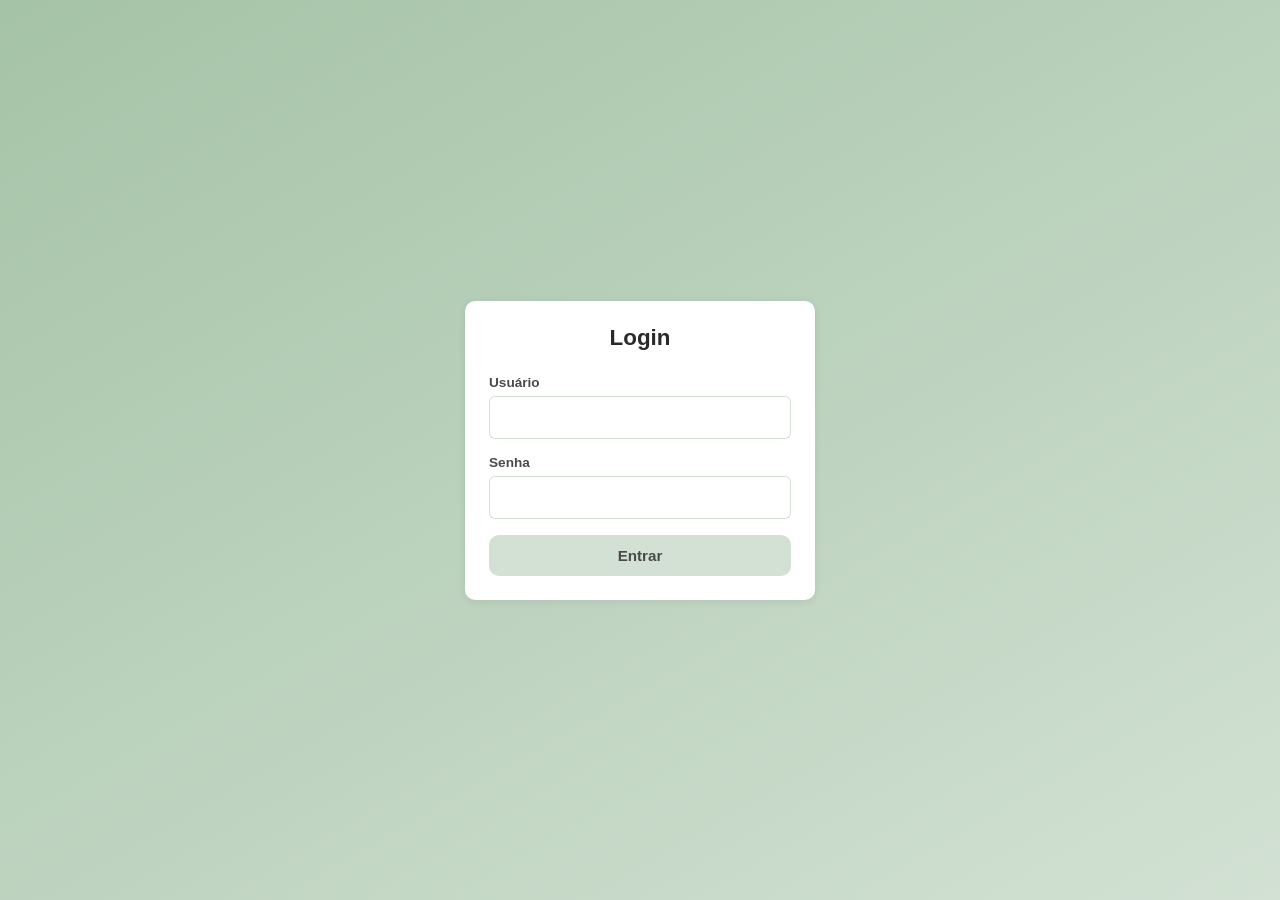
<file: src/main/webapp/index.html>
<!doctype html>
<html>
  <head>
    <link rel="stylesheet" href="css/login.css" />
    <title>Sistema de estoque</title>
    <meta http-equiv="Content-Type" content="text/html; charset=UTF-8" />
  </head>
  <body>
    <form action="/login" method="post">
      <div class="container">
        <h1>Login</h1>
        <div>
          <label>Usuário</label>
          <input type="text" name="users" class="inputUser" />
        </div>
        <div>
          <label>Senha</label>
          <input type="password" name="passw" class="inputPassword" />
        </div>
        <button type="submit">Entrar</button>
      </div>
    </form>
  </body>
</html>
</file>
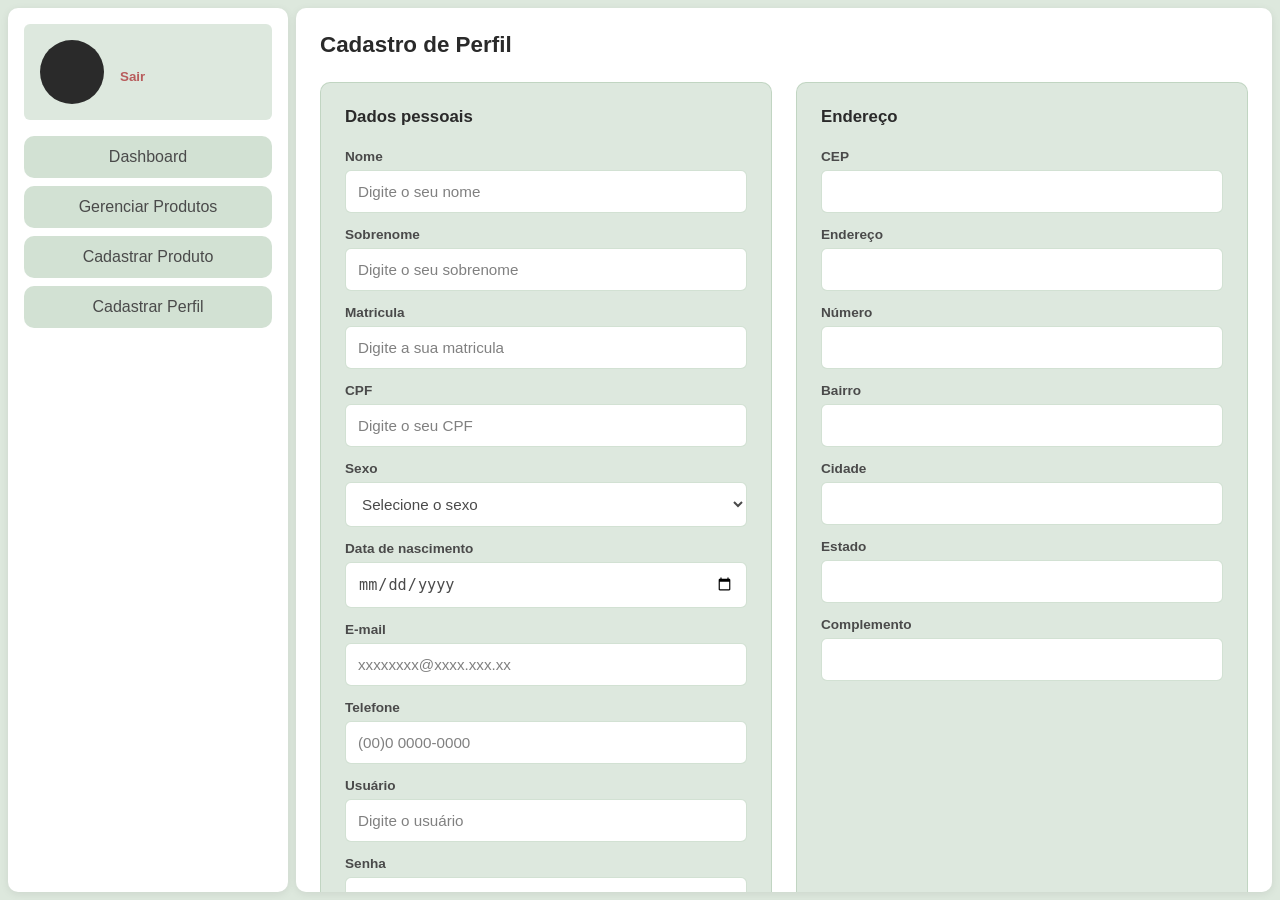
<file: src/main/webapp/pages/cadastro.html>
<!DOCTYPE html>
<html lang="pt-BR">
    <head>
        <link rel="stylesheet" href="../css/cadastro.css"/>
        <title>Cadastro de Perfil</title>
        <meta charset="UTF-8">
        <meta name="viewport" content="width=device-width, initial-scale=1.0">
    </head>
    <body>
        <div class="pagina">

            <!-- MENU LATERAL -->
            <aside class="menu">
                <div class="perfil">
                    <div id="fotoPerfil" class="fotoPerfil"></div>
                    <ul class="perfilCartao">
                        <li id="nomeUsuario"></li>
                        <li id="cargoUsuario"></li>
                        <li>
                            <button id="btnLogout" class="botaoLogout">Sair</button>
                        </li>
                    </ul>
                </div>

                <ul class="listaMenu">
                    <li><a href="dashboard.html">Dashboard</a></li>
                    <li><a href="estoqueBaixo.html">Gerenciar Produtos</a></li>
                    <li><a href="cadastroProdutos.html">Cadastrar Produto</a></li>
                    <li><a href="cadastro.html">Cadastrar Perfil</a></li>
                </ul>
            </aside>

            <main class="conteudo">
                <h1 class="tituloPagina">Cadastro de Perfil</h1>

                <form action="../cadastro" method="POST">
                    <div class="container">
                        <div class="dadosPessoais">
                            <h2 class="tituloSecao">Dados pessoais</h2>

                            <label for="nameFirst">Nome</label>
                            <input type="text" name="nameFirst" id="nameFirst" placeholder="Digite o seu nome" />

                            <label for="sobrenome">Sobrenome</label>
                            <input type="text" name="sobrenome" id="sobrenome" placeholder="Digite o seu sobrenome" />

                            <label for="matricula">Matricula</label>
                            <input type="text" name="matricula" id="matricula" placeholder="Digite a sua matricula" />

                            <label for="cpf">CPF</label>
                            <input type="text" name="cpf" id="cpf" placeholder="Digite o seu CPF" />

                            <label for="sexo">Sexo</label>
                            <select name="sexo" id="sexo">
                                <option value="">Selecione o sexo</option>
                                <option value="1">Masculino</option>
                                <option value="2">Feminino</option>
                            </select>

                            <label for="dtaNascimento">Data de nascimento</label>
                            <input type="date" name="dtaNascimento" id="dtaNascimento" />

                            <label for="email">E-mail</label>
                            <input type="email" name="email" id="email" placeholder="xxxxxxxx@xxxx.xxx.xx" />

                            <label for="telefone">Telefone</label>
                            <input type="tel" name="telefone" id="telefone" placeholder="(00)0 0000-0000" />

                            <label for="usuario">Usuário</label>
                            <input type="text" name="usuario" id="usuario" placeholder="Digite o usuário" />

                            <label for="senha">Senha</label>
                            <input type="password" name="senha" id="senha" placeholder="Digite a senha" />

                            <label for="funcao">Função</label>
                            <input type="text" name="funcao" id="funcao" placeholder="Digite a sua função" />
                        </div>

                        <div class="conteinerEndereco">
                            <h2 class="tituloSecao">Endereço</h2>

                            <label for="cep">CEP</label>
                            <input type="text" name="cep" id="cep" />

                            <label for="endereco">Endereço</label>
                            <input type="text" name="endereco" id="endereco" />

                            <label for="numero">Número</label>
                            <input type="text" name="numero" id="numero" />

                            <label for="bairro">Bairro</label>
                            <input type="text" name="bairro" id="bairro" />

                            <label for="cidade">Cidade</label>
                            <input type="text" name="cidade" id="cidade" />

                            <label for="estado">Estado</label>
                            <input type="text" name="estado" id="estado" />

                            <label for="complemento">Complemento</label>
                            <input type="text" name="complemento" id="complemento" />

                            <div class="btn">
                                <a href="dashboard.html" class="btnCancelar">Cancelar</a>
                                <button type="submit" class="btnCadastrar">Cadastrar</button>
                            </div>
                        </div>
                    </div>
                </form>
            </main>

        </div>
        <script src="../js/cep.js"></script>
        <script src="../js/logout.js"></script>
        <script src="../js/validarLogin.js"></script>
    </body>
</html>
</file>
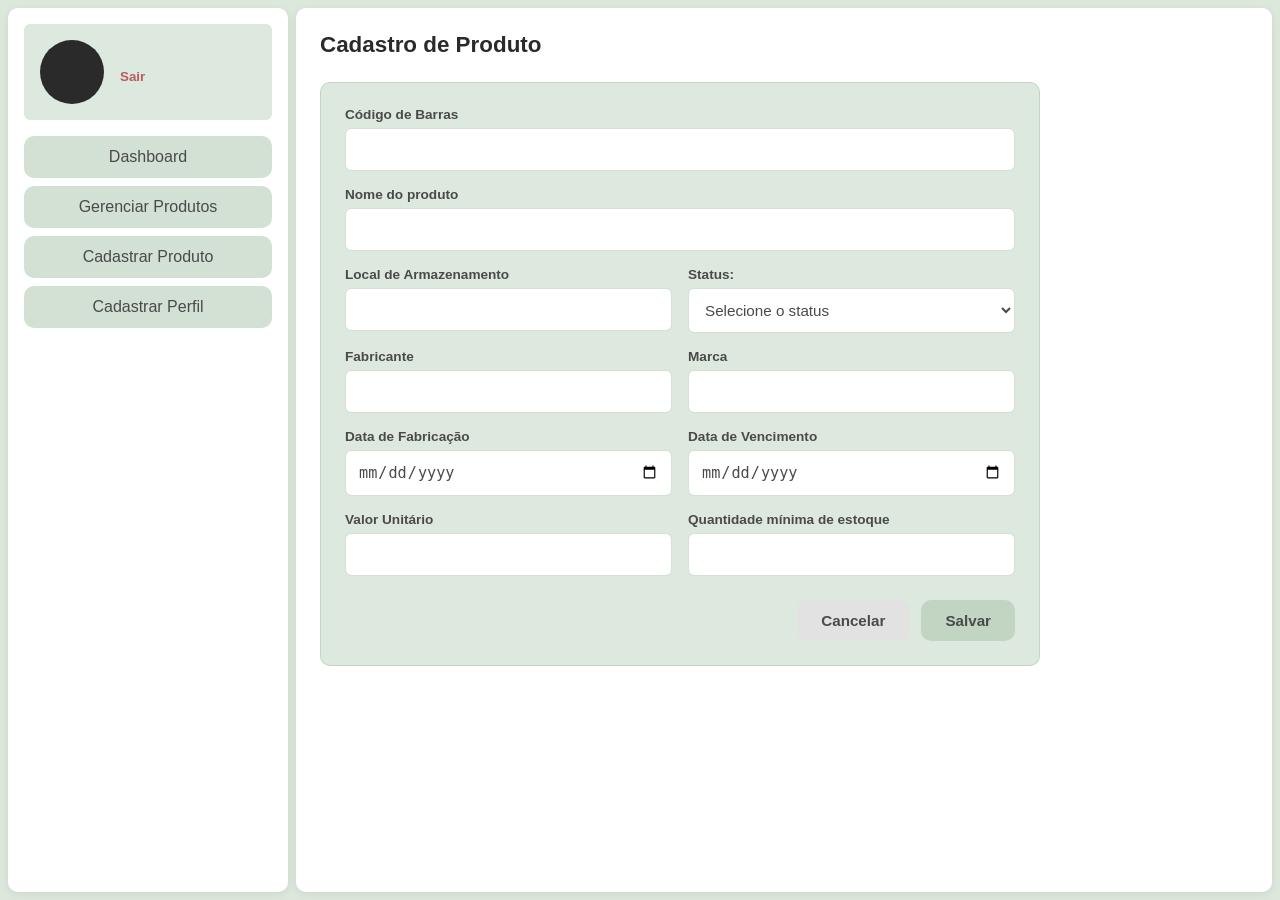
<file: src/main/webapp/pages/cadastroProdutos.html>
<!DOCTYPE html>
<html lang="pt-BR">
    <head>
        <link rel="stylesheet" href="../css/cadastroProdutos.css"/>
        <title>Cadastrando Produto</title>
        <meta charset="UTF-8">
        <meta name="viewport" content="width=device-width, initial-scale=1.0">
    </head>
    <body>
        <div class="pagina">

            <aside class="menu">
                <div class="perfil">
                    <div id="fotoPerfil" class="fotoPerfil"></div>
                    <ul class="perfilCartao">
                        <li id="nomeUsuario"></li>
                        <li id="cargoUsuario"></li>
                        <li>
                            <button id="btnLogout" class="botaoLogout">Sair</button>
                        </li>
                    </ul>
                </div>

                <ul class="listaMenu">
                    <li><a href="dashboard.html">Dashboard</a></li>
                    <li><a href="estoqueBaixo.html">Gerenciar Produtos</a></li>
                    <li><a href="cadastroProdutos.html">Cadastrar Produto</a></li>
                    <li><a href="cadastro.html">Cadastrar Perfil</a></li>
                </ul>
            </aside>

            <main class="conteudo">
                <h1 class="tituloPagina">Cadastro de Produto</h1>

                <section id="form-container">
                    <form id="formCadastroProduto">
                        <div class="grupo-form">
                            <label>Código de Barras</label>
                            <input type="text" name="codigoBarras" inputmode="numeric" pattern="[0-9]+" title="Apenas números" required />
                        </div>
                        <div class="grupo-form">
                            <label>Nome do produto</label>
                            <input type="text" name="nomeProduto" required />
                        </div>

                        <div class="linha-form">
                            <div class="grupo-form">
                                <label>Local de Armazenamento</label>
                                <input type="text" name="localArmazenamento" required />
                            </div>
                            <div class="grupo-form">
                                <label>Status:</label>
                                <select name="status" required>
                                    <option value="" disabled selected hidden>Selecione o status</option>
                                    <option value="Ativo">Ativo</option>
                                    <option value="Inativo">Inativo</option>
                                </select>
                            </div>
                        </div>
                        <div class="linha-form">
                            <div class="grupo-form">
                                <label>Fabricante</label>
                                <input type="text" name="fabricante" required />
                            </div>
                            <div class="grupo-form">
                                <label>Marca</label>
                                <input type="text" name="marca" required />
                            </div>
                        </div>

                        <div class="linha-form">
                            <div class="grupo-form">
                                <label>Data de Fabricação</label>
                                <input type="date" name="dataFabricacao" required />
                            </div>
                            <div class="grupo-form">
                                <label>Data de Vencimento</label>
                                <input type="date" name="dataVencimento" required />
                            </div>
                        </div>

                        <div class="linha-form">
                            <div class="grupo-form">
                                <label>Valor Unitário</label>
                                <input type="number" name="valor" id="valorUnitario" min="0" step="0.01" required />
                            </div>
                            <div class="grupo-form">
                                <label>Quantidade mínima de estoque</label>
                                <input type="number" name="estoqueMinimo" id="estoqueMinimo" min="1" required />
                            </div>
                        </div>
                        <div class="acoes-form">
                            <a href="dashboard.html" class="btn-cancelar">Cancelar</a>
                            <button type="submit" class="btn-salvar">Salvar</button>
                        </div>
                    </form>
                </section>
            </main>

        </div>
        <script src="../js/cadastroProdutos.js" defer></script>
        <script src="../js/logout.js"></script>
        <script src="../js/validarLogin.js"></script>
    </body>
</html>
</file>
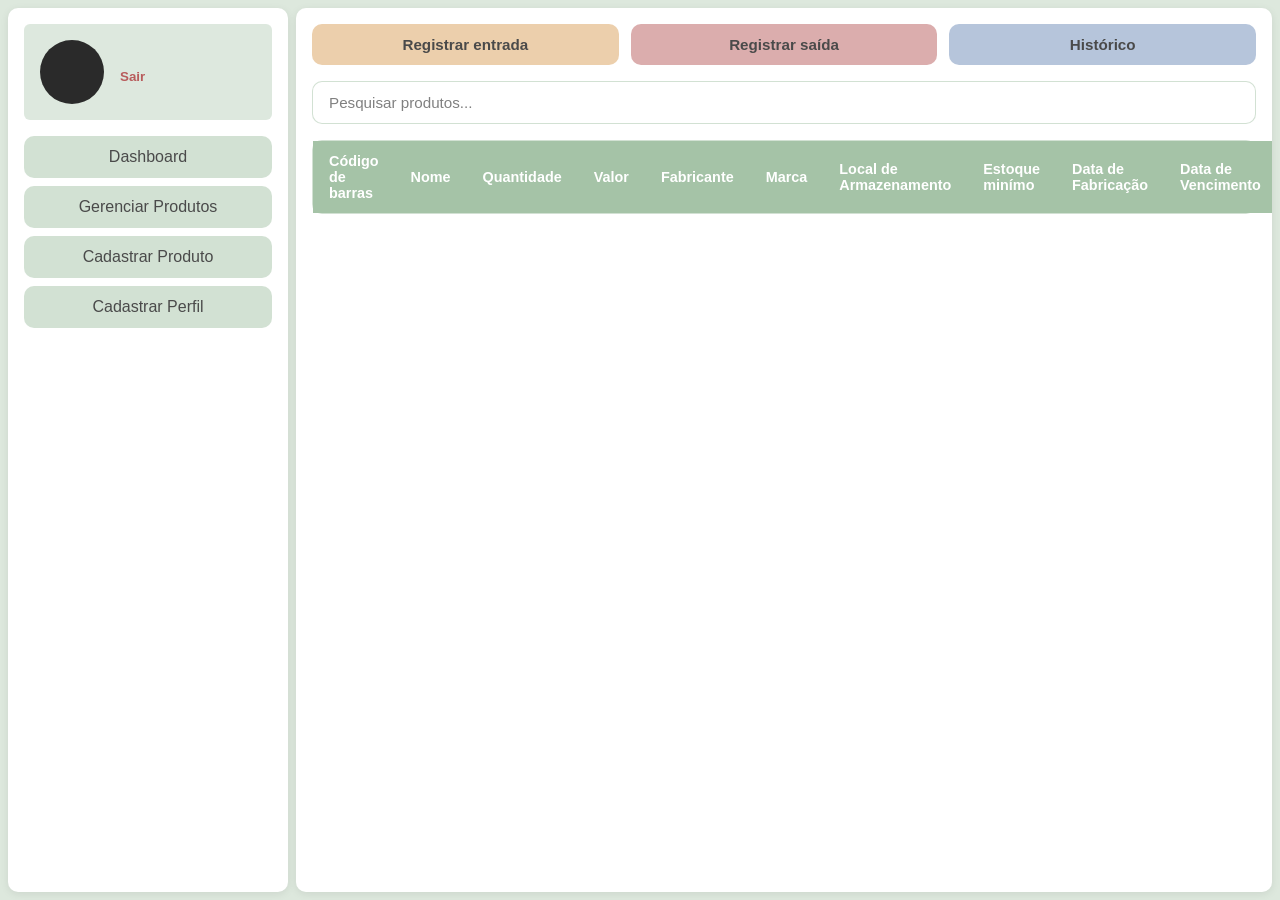
<file: src/main/webapp/pages/dashboard.html>
<!doctype html>
<html lang="pt-BR">
<head>
  <link rel="stylesheet" href="../css/dashboard.css" />
  <link rel="stylesheet" href="../css/modalEntrada.css" />
  <link rel="stylesheet" href="../css/modalSaida.css" />
  <link rel="stylesheet" href="../css/modalAcoes.css" />
  <title>Dashboard</title>
  <meta charset="UTF-8" />
  <meta name="viewport" content="width=device-width, initial-scale=1.0" />
</head>
<body>
<div class="pagina">

  <aside class="menu">
    <div class="perfil">
      <div id="fotoPerfil" class="fotoPerfil"></div>
      <ul class="perfilCartao">
        <li id="nomeUsuario"></li>
        <li id="cargoUsuario"></li>
        <li>
          <button id="btnLogout" class="botaoLogout">Sair</button>
        </li>
      </ul>
    </div>

    <ul class="listaMenu">
      <li><a href="dashboard.html">Dashboard</a></li>
      <li><a href="estoqueBaixo.html">Gerenciar Produtos</a></li>
      <li><a href="cadastroProdutos.html">Cadastrar Produto</a></li>
      <li><a href="cadastro.html">Cadastrar Perfil</a></li>
    </ul>
  </aside>

  <main class="conteudo">

    <div class="operacao">
      <button id="btnEntrada" class="botaoEntrada">Registrar entrada</button>
      <button id="btnSaida" class="botaoSaida">Registrar saída</button>
      <button id="btnAuditoria" class="botaoAuditoria">Histórico</button>
    </div>

    <dialog id="modalEntrada">
      <h2>Nova entrada</h2>
      <form id="formEntrada">
        <div class="campo">
          <label for="produtoEntrada">Produto:</label>
          <select id="produtoEntrada" name="produto" required>
          </select>
        </div>
        <div>
          <label for="quantidade">Quantidade:</label>
          <input
                  type="number"
                  id="quantidade"
                  name="quantidade"
                  min="1"
                  placeholder="Digite a quantidade"
                  required
          >
        </div>
        <div class="acoes">
          <button type="button" id="btnCancelar">Cancelar</button>
          <button type="submit">Salvar</button>
        </div>
      </form>
    </dialog>

    <dialog id="modalSaida">
      <h2>Nova saída</h2>
      <form id="formSaida">
        <div class="campo">
          <label for="produtoSaida">Produto:</label>
          <select id="produtoSaida" name="produto" required>
          </select>
        </div>

        <div class="campo">
          <label for="quantidadeSaida">Quantidade:</label>
          <input
                  type="number"
                  id="quantidadeSaida"
                  name="quantidade"
                  min="1"
                  placeholder="Digite a quantidade"
                  required
          >
        </div>
        <div class="acoes">
          <button type="button" id="btnCancelarSaida">Cancelar</button>
          <button type="submit">Salvar</button>
        </div>
      </form>
    </dialog>

    <dialog id="modalEditar">
      <h2>Editar produto</h2>
      <form id="formEditar">
        <input type="hidden" id="editarId" name="idProduto" />

        <div class="campo">
          <label for="editarCodigoBarras">Código de barras:</label>
          <input type="text" id="editarCodigoBarras" name="codigoBarras" inputmode="numeric" pattern="[0-9]+" title="Apenas números" required>
        </div>

        <div class="campo">
          <label for="editarNome">Nome do produto:</label>
          <input type="text" id="editarNome" name="nomeProduto" required>
        </div>

        <div class="linhaCampos">
          <div class="campo">
            <label for="editarFabricante">Fabricante:</label>
            <input type="text" id="editarFabricante" name="fabricante" required>
          </div>
          <div class="campo">
            <label for="editarMarca">Marca:</label>
            <input type="text" id="editarMarca" name="marca" required>
          </div>
        </div>

        <div class="linhaCampos">
          <div class="campo">
            <label for="editarValor">Valor:</label>
            <input type="number" id="editarValor" name="valor" min="0" step="0.01" required>
          </div>
          <div class="campo">
            <label for="editarLocal">Local de Armazenamento:</label>
            <input type="text" id="editarLocal" name="localArmazenamento" required>
          </div>
        </div>

        <div class="linhaCampos">
          <div class="hidden">
            <label for="editarStatus">Status:</label>
            <select id="editarStatus" name="status" required>
              <option value="" disabled hidden>Selecione o status</option>
              <option value="Ativo">Ativo</option>
              <option value="Inativo">Inativo</option>
            </select>
          </div>
          <div class="campo">
            <label for="editarEstoqueMinimo">Quantidade mínima de estoque:</label>
            <input type="number" id="editarEstoqueMinimo" name="minimoEstoque" min="1" required>
          </div>
        </div>

        <div class="linhaCampos">
          <div class="campo">
            <label for="editarDataFabricacao">Data de fabricação:</label>
            <input type="date" id="editarDataFabricacao" name="dataFabricacao" required>
          </div>
          <div class="campo">
            <label for="editarDataVencimento">Data de vencimento:</label>
            <input type="date" id="editarDataVencimento" name="dataVencimento" required>
          </div>
        </div>

        <div class="acoes">
          <button type="button" id="btnCancelarEditar">Cancelar</button>
          <button type="submit">Salvar</button>
        </div>
      </form>
    </dialog>

    <dialog id="modalExcluir">
      <input type="hidden" id="excluirId" name="idProduto" />
      <h2>Excluir produto</h2>
      <p id="textoExcluir">Tem certeza que deseja remover este produto?</p>
      <div class="acoes">
        <button type="button" id="btnCancelarExcluir">Cancelar</button>
        <button type="button" id="btnConfirmarExcluir" class="btnPerigo">Remover</button>
      </div>
    </dialog>

    <div class="busca">
      <input id="pesquisa" type="search" placeholder="Pesquisar produtos...">
    </div>

    <div class="tabela" id="tabelaProdutos">
      <table>
        <thead>
        <tr>
          <th>Código de barras</th>
          <th>Nome</th>
          <th>Quantidade</th>
          <th>Valor</th>
          <th>Fabricante</th>
          <th>Marca</th>
          <th>Local de Armazenamento</th>
          <th>Estoque minímo</th>
          <th>Data de Fabricação</th>
          <th>Data de Vencimento</th>
          <th>Ações</th>
        </tr>
        </thead>
        <tbody id="corpoTabela">
        </tbody>
      </table>
    </div>

    <div class="tabela tabelaHistorico" id="tabelaHistorico" hidden>
      <table>
        <thead>
        <tr>
          <th>Código de Barras</th>
          <th>Nome</th>
          <th>Operação</th>
          <th>Quantidade</th>
          <th>Data</th>
        </tr>
        </thead>
        <tbody id="corpoHistorico">
        <tr class="linhaVazia">
          <td colspan="4">Nenhum registro para exibir.</td>
        </tr>
        </tbody>
      </table>
    </div>

  </main>
</div>
<script src="../js/modalEntrada.js"></script>
<script src="../js/modalSaida.js"></script>
<script src="../js/dashboard.js"></script>
<script src="../js/logout.js"></script>
<script src="../js/validarLogin.js"></script>

</body>
</html>
</file>
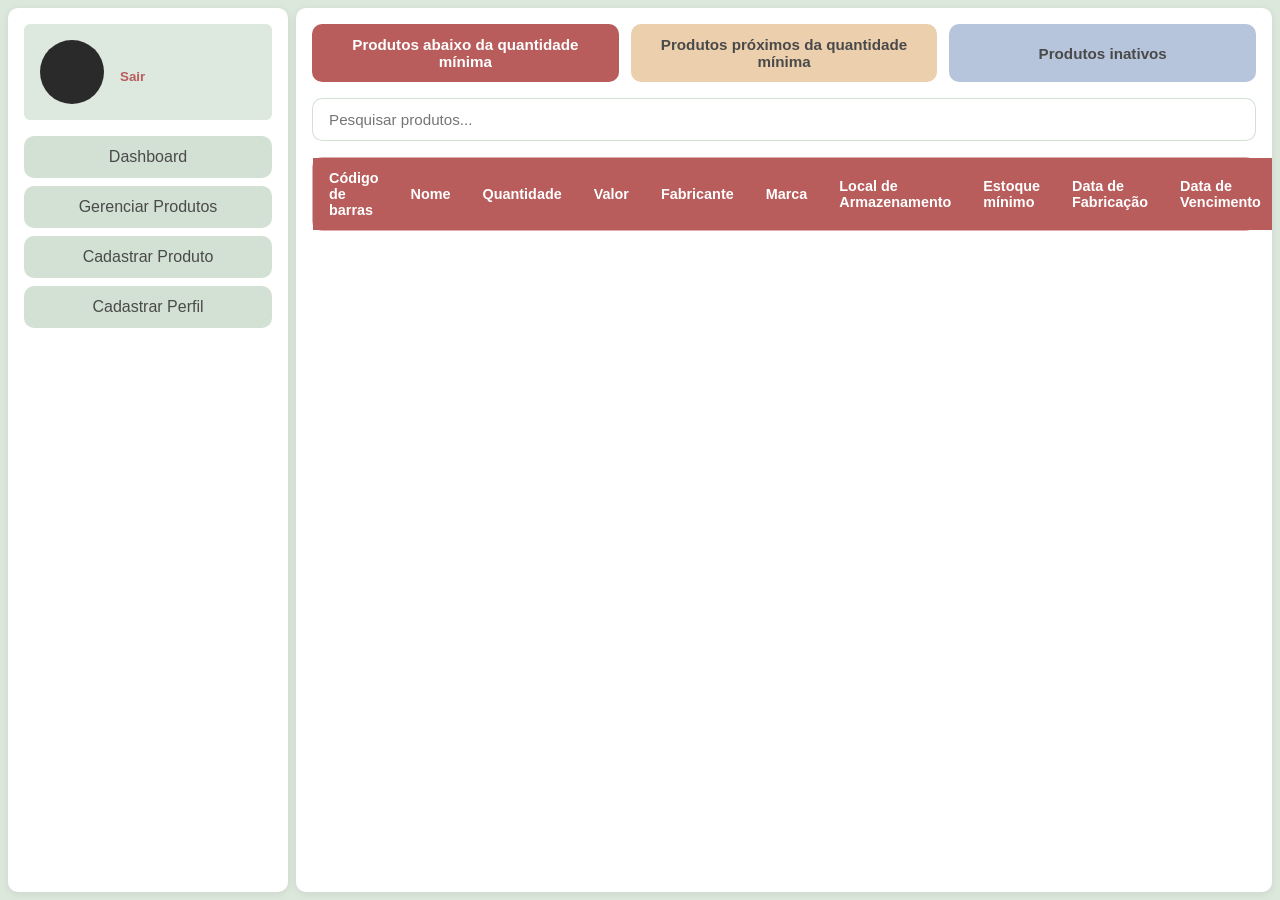
<file: src/main/webapp/pages/estoqueBaixo.html>
<!doctype html>
<html lang="pt-BR">
<head>
  <link rel="stylesheet" href="../css/estoqueBaixo.css" />
  <link rel="stylesheet" href="../css/modalAcoes.css" />
  <title>Estoque baixo</title>
  <meta charset="UTF-8" />
  <meta name="viewport" content="width=device-width, initial-scale=1.0" />
</head>
<body>
<div class="pagina">

  <aside class="menu">
    <div class="perfil">
      <div id="fotoPerfil" class="fotoPerfil"></div>
      <ul class="perfilCartao">
        <li id="nomeUsuario"></li>
        <li id="cargoUsuario"></li>
        <li>
          <button id="btnLogout" class="botaoLogout">Sair</button>
        </li>
      </ul>
    </div>
    <ul class="listaMenu">
      <li><a href="dashboard.html">Dashboard</a></li>
      <li><a href="estoqueBaixo.html">Gerenciar Produtos</a></li>
      <li><a href="cadastroProdutos.html">Cadastrar Produto</a></li>
      <li><a href="cadastro.html">Cadastrar Perfil</a></li>
    </ul>
  </aside>

  <main class="conteudo">

    <div class="filtros">
      <button type="button" id="btnAbaixo" class="botaoAbaixo ativo">Produtos abaixo da quantidade mínima</button>
      <button type="button" id="btnProximo" class="botaoProximo">Produtos próximos da quantidade mínima</button>
      <button type="button" id="btnTodos" class="botaoTodos">Produtos inativos</button>
    </div>

    <div class="busca">
      <input id="pesquisa" type="search" placeholder="Pesquisar produtos...">
    </div>

    <div class="tabela" id="tabelaProdutos">
      <table>
        <thead>
        <tr>
          <th>Código de barras</th>
          <th>Nome</th>
          <th>Quantidade</th>
          <th>Valor</th>
          <th>Fabricante</th>
          <th>Marca</th>
          <th>Local de Armazenamento</th>
          <th>Estoque mínimo</th>
          <th>Data de Fabricação</th>
          <th>Data de Vencimento</th>
        </tr>
        </thead>
        <tbody id="corpoTabela">
        </tbody>
      </table>
    </div>

    <dialog id="modalEditar">
      <h2>Editar produto</h2>
      <form id="formEditar">
        <input type="hidden" id="editarId" name="idProduto" />

        <div class="campo">
          <label for="editarCodigoBarras">Código de barras:</label>
          <input type="text" id="editarCodigoBarras" name="codigoBarras" inputmode="numeric" pattern="[0-9]+" title="Apenas números" required>
        </div>

        <div class="campo">
          <label for="editarNome">Nome do produto:</label>
          <input type="text" id="editarNome" name="nomeProduto" required>
        </div>

        <div class="linhaCampos">
          <div class="campo">
            <label for="editarFabricante">Fabricante:</label>
            <input type="text" id="editarFabricante" name="fabricante" required>
          </div>
          <div class="campo">
            <label for="editarMarca">Marca:</label>
            <input type="text" id="editarMarca" name="marca" required>
          </div>
        </div>

        <div class="linhaCampos">
          <div class="campo">
            <label for="editarValor">Valor:</label>
            <input type="number" id="editarValor" name="valor" min="0" step="0.01" required>
          </div>
          <div class="campo">
            <label for="editarLocal">Local de Armazenamento:</label>
            <input type="text" id="editarLocal" name="localArmazenamento" required>
          </div>
        </div>

        <div class="linhaCampos">
          <div class="hidden">
            <label for="editarStatus">Status:</label>
            <select id="editarStatus" name="status" required>
              <option value="" disabled hidden>Selecione o status</option>
              <option value="Ativo">Ativo</option>
              <option value="Inativo">Inativo</option>
            </select>
          </div>
          <div class="campo">
            <label for="editarEstoqueMinimo">Quantidade mínima de estoque:</label>
            <input type="number" id="editarEstoqueMinimo" name="minimoEstoque" min="1" required>
          </div>
        </div>

        <div class="linhaCampos">
          <div class="campo">
            <label for="editarDataFabricacao">Data de fabricação:</label>
            <input type="date" id="editarDataFabricacao" name="dataFabricacao" required>
          </div>
          <div class="campo">
            <label for="editarDataVencimento">Data de vencimento:</label>
            <input type="date" id="editarDataVencimento" name="dataVencimento" required>
          </div>
        </div>

        <div class="acoes">
          <button type="button" id="btnCancelarEditar">Cancelar</button>
          <button type="submit">Salvar</button>
        </div>
      </form>
    </dialog>

    <dialog id="modalExcluir">
      <input type="hidden" id="excluirId" name="idProduto" />
      <h2>Excluir produto</h2>
      <p id="textoExcluir">Tem certeza que deseja excluir este produto?</p>
      <div class="acoes">
        <button type="button" id="btnCancelarExcluir">Cancelar</button>
        <button type="button" id="btnConfirmarExcluir" class="btnPerigo">Excluir</button>
      </div>
    </dialog>

    <dialog id="modalReativar">
      <input type="hidden" id="reativarId" name="idProduto" />
      <h2>Reativar produto</h2>
      <p id="textoReativar">Deseja reativar este produto?</p>
      <div class="acoes">
        <button type="button" id="btnCancelarReativar">Cancelar</button>
        <button type="button" id="btnConfirmarReativar" class="btnAzul">Reativar</button>
      </div>
    </dialog>

  </main>
</div>
<script src="../js/estoqueBaixo.js"></script>
<script src="../js/logout.js"></script>
<script src="../js/validarLogin.js"></script>
</body>
</html>
</file>
<file: src/main/webapp/css/login.css>
:root {

    --verde-claro:   #A5C3A760;
    --verde-medio:   #A5C3A780;
    --verde-forte:   #A5C3A7;

    --laranja-medio: #D9A05B80;
    --laranja-forte: #D9A05B;

    --vermelho-medio: #B85C5C80;
    --vermelho-forte: #B85C5C;

    --branco:        #FFFFFF;
    --cinza-texto:   #4a4a4a;
    --cinza-claro:   #f5f5f5;
    --cinza-placeholder: #808080;
    --escuro:        #2a2a2a;


    --espaco-pp: 8px;
    --espaco-p:  12px;
    --espaco-m:  16px;
    --espaco-g:  24px;

    --raio-pequeno: 6px;
    --raio-medio:   10px;

    --sombra: 0 2px 8px rgba(0, 0, 0, 0.08);
}


* {
    box-sizing: border-box;
    margin: 0;
    padding: 0;
}


body {
    display: flex;
    justify-content: center;
    align-items: center;
    min-height: 100vh;
    padding: var(--espaco-m);
    font-family: 'Segoe UI', Tahoma, sans-serif;
    color: var(--cinza-texto);
    background: linear-gradient(150deg, var(--verde-forte), var(--verde-medio));
}


.container {
    width: 350px;
    max-width: 100%;
    padding: var(--espaco-g);
    background-color: var(--branco);
    border-radius: var(--raio-medio);
    box-shadow: var(--sombra);
}


.container h1 {
    margin-bottom: var(--espaco-g);
    text-align: center;
    color: var(--escuro);
    font-size: 1.4rem;
    font-weight: 600;
}


label {
    display: block;
    margin-bottom: 6px;
    font-size: 0.85rem;
    font-weight: 600;
    color: var(--cinza-texto);
}

input {
    width: 100%;
    margin-bottom: var(--espaco-m);
    padding: var(--espaco-p);
    background-color: var(--branco);
    border: 1px solid var(--verde-medio);
    border-radius: var(--raio-pequeno);
    font-size: 0.95rem;
    color: var(--cinza-texto);
    outline: none;
    transition: border-color 0.3s ease;
}

input:focus {
    border-color: var(--verde-forte);
}

::placeholder {
    color: var(--cinza-placeholder);
    opacity: 1;
}


button {
    width: 100%;
    padding: var(--espaco-p);
    border: none;
    border-radius: var(--raio-medio);
    background-color: var(--verde-medio);
    color: var(--cinza-texto);
    font-size: 0.95rem;
    font-weight: 600;
    cursor: pointer;
    transition: background-color 0.3s ease, transform 0.1s ease;
}

button:hover {
    background-color: var(--verde-forte);
    color: var(--branco);
}

button:active {
    transform: scale(0.98);
}
</file>
<file: src/main/webapp/css/cadastro.css>
:root {

    --verde-claro:   #A5C3A760;
    --verde-medio:   #A5C3A780;
    --verde-forte:   #A5C3A7;


    --laranja-medio: #D9A05B80;
    --laranja-forte: #D9A05B;


    --vermelho-medio: #B85C5C80;
    --vermelho-forte: #B85C5C;


    --branco:        #FFFFFF;
    --cinza-texto:   #4a4a4a;
    --cinza-claro:   #f5f5f5;
    --cinza-placeholder: #808080;
    --escuro:        #2a2a2a;


    --espaco-pp: 8px;
    --espaco-p:  12px;
    --espaco-m:  16px;
    --espaco-g:  24px;


    --raio-pequeno: 6px;
    --raio-medio:   10px;


    --sombra: 0 2px 8px rgba(0, 0, 0, 0.08);
}


* {
    box-sizing: border-box;
    margin: 0;
    padding: 0;
}

body {
    font-family: 'Segoe UI', Tahoma, sans-serif;
    color: var(--cinza-texto);
    background-color: var(--verde-claro);
}

ul {
    list-style: none;
}


.pagina {
    display: flex;
    width: 100vw;
    height: 100vh;
    padding: var(--espaco-pp);
    gap: var(--espaco-pp);
}


.menu {
    display: flex;
    flex-direction: column;
    gap: var(--espaco-m);
    width: 280px;
    height: 100%;
    padding: var(--espaco-m);
    background-color: var(--branco);
    border-radius: var(--raio-medio);
    box-shadow: var(--sombra);
    flex-shrink: 0;
}


.perfil {
    display: flex;
    align-items: center;
    gap: var(--espaco-m);
    padding: var(--espaco-m);
    background-color: var(--verde-claro);
    border-radius: var(--raio-pequeno);
    cursor: pointer;
    transition: background-color 0.3s ease;
}

.perfil:hover {
    background-color: var(--verde-forte);
}

.fotoPerfil {
    display: flex;
    justify-content: center;
    align-items: center;
    width: 64px;
    height: 64px;
    flex-shrink: 0;
    border-radius: 50%;
    background-color: var(--escuro);
    color: var(--branco);
    font-size: 0.85rem;
}

.perfilCartao {
    display: flex;
    flex-direction: column;
    gap: 4px;
    flex: 1;
    font-size: 0.9rem;
}

.botaoLogout {
    background: none;
    border: none;
    color: var(--vermelho-forte);
    cursor: pointer;
    font-weight: 600;
    padding: 0;
    text-align: left;
}

.botaoLogout:hover {
    text-decoration: underline;
}

.listaMenu {
    display: flex;
    flex-direction: column;
    gap: var(--espaco-pp);
}

.listaMenu li {
    padding: var(--espaco-p) var(--espaco-m);
    background-color: var(--verde-medio);
    border-radius: var(--raio-medio);
    cursor: pointer;
    text-align: center;
    transition: background-color 0.3s ease;
    overflow: hidden;
}

.listaMenu li:hover {
    background-color: var(--verde-forte);
}

.listaMenu li a {
    display: block;
    margin: calc(-1 * var(--espaco-p)) calc(-1 * var(--espaco-m));
    padding: var(--espaco-p) var(--espaco-m);
    color: var(--cinza-texto);
    text-decoration: none;
}

.conteudo {
    display: flex;
    flex-direction: column;
    flex: 1;
    gap: var(--espaco-g);
    padding: var(--espaco-g);
    background-color: var(--branco);
    border-radius: var(--raio-medio);
    box-shadow: var(--sombra);
    overflow-y: auto;
}

.tituloPagina {
    font-size: 1.4rem;
    color: var(--escuro);
    font-weight: 600;
}

form {
    display: flex;
    flex-direction: column;
    gap: var(--espaco-g);
}

.container {
    display: flex;
    flex-wrap: wrap;
    gap: var(--espaco-g);
}

.dadosPessoais,
.conteinerEndereco {
    display: flex;
    flex-direction: column;
    gap: 6px;
    flex: 1;
    min-width: 280px;
    padding: var(--espaco-g);
    background-color: var(--verde-claro);
    border-radius: var(--raio-medio);
    border: 1px solid var(--verde-medio);
}

.tituloSecao {
    font-size: 1.05rem;
    color: var(--escuro);
    font-weight: 600;
    margin-bottom: var(--espaco-pp);
}

form label,
form p {
    font-size: 0.85rem;
    font-weight: 600;
    color: var(--cinza-texto);
    margin-top: var(--espaco-pp);
}


form input,
form select {
    width: 100%;
    padding: var(--espaco-p);
    background-color: var(--branco);
    border: 1px solid var(--verde-medio);
    border-radius: var(--raio-pequeno);
    font-size: 0.95rem;
    color: var(--cinza-texto);
    outline: none;
    transition: border-color 0.3s ease;
}

form input:focus,
form select:focus {
    border-color: var(--verde-forte);
}

::placeholder {
    color: var(--cinza-placeholder);
    opacity: 1;
}

.btn {
    display: flex;
    justify-content: flex-end;
    gap: var(--espaco-p);
    margin-top: auto;
}

.btnCancelar,
.btnCadastrar {
    padding: var(--espaco-p) var(--espaco-g);
    border: none;
    border-radius: var(--raio-medio);
    font-size: 0.95rem;
    font-weight: 600;
    cursor: pointer;
    text-decoration: none;
    text-align: center;
    transition: background-color 0.3s ease, transform 0.1s ease;
}

.btnCadastrar {
    background-color: var(--verde-medio);
    color: var(--cinza-texto);
}

.btnCadastrar:hover {
    background-color: var(--verde-forte);
    color: var(--branco);
}

.btnCancelar {
    background-color: #E2E2E2;
    color: var(--cinza-texto);
}

.btnCancelar:hover {
    background-color: #D4D4D4;
}

.btnCancelar:active,
.btnCadastrar:active {
    transform: scale(0.98);
}

@media (max-width: 720px) {
    .pagina {
        flex-direction: column;
        height: auto;
        min-height: 100vh;
    }

    .menu {
        width: 100%;
        height: auto;
    }
}
</file>
<file: src/main/webapp/css/cadastroProdutos.css>
:root {
    --verde-claro:   #A5C3A760;
    --verde-medio:   #A5C3A780;
    --verde-forte:   #A5C3A7;

    --laranja-medio: #D9A05B80;
    --laranja-forte: #D9A05B;

    --vermelho-medio: #B85C5C80;
    --vermelho-forte: #B85C5C;

    --branco:        #FFFFFF;
    --cinza-texto:   #4a4a4a;
    --cinza-claro:   #f5f5f5;
    --cinza-placeholder: #808080;
    --escuro:        #2a2a2a;

    --espaco-pp: 8px;
    --espaco-p:  12px;
    --espaco-m:  16px;
    --espaco-g:  24px;

    --raio-pequeno: 6px;
    --raio-medio:   10px;

    --sombra: 0 2px 8px rgba(0, 0, 0, 0.08);
}

* {
    box-sizing: border-box;
    margin: 0;
    padding: 0;
}

body {
    font-family: 'Segoe UI', Tahoma, sans-serif;
    color: var(--cinza-texto);
    background-color: var(--verde-claro);
}

ul {
    list-style: none;
}

.pagina {
    display: flex;
    width: 100vw;
    height: 100vh;
    padding: var(--espaco-pp);
    gap: var(--espaco-pp);
}

.menu {
    display: flex;
    flex-direction: column;
    gap: var(--espaco-m);
    width: 280px;
    height: 100%;
    padding: var(--espaco-m);
    background-color: var(--branco);
    border-radius: var(--raio-medio);
    box-shadow: var(--sombra);
    flex-shrink: 0;
}

.perfil {
    display: flex;
    align-items: center;
    gap: var(--espaco-m);
    padding: var(--espaco-m);
    background-color: var(--verde-claro);
    border-radius: var(--raio-pequeno);
    cursor: pointer;
    transition: background-color 0.3s ease;
}

.perfil:hover {
    background-color: var(--verde-forte);
}

.fotoPerfil {
    display: flex;
    justify-content: center;
    align-items: center;
    width: 64px;
    height: 64px;
    flex-shrink: 0;
    border-radius: 50%;
    background-color: var(--escuro);
    color: var(--branco);
    font-size: 0.85rem;
}

.perfilCartao {
    display: flex;
    flex-direction: column;
    gap: 4px;
    flex: 1;
    font-size: 0.9rem;
}

.botaoLogout {
    background: none;
    border: none;
    color: var(--vermelho-forte);
    cursor: pointer;
    font-weight: 600;
    padding: 0;
    text-align: left;
}

.botaoLogout:hover {
    text-decoration: underline;
}


.listaMenu {
    display: flex;
    flex-direction: column;
    gap: var(--espaco-pp);
}

.listaMenu li {
    padding: var(--espaco-p) var(--espaco-m);
    background-color: var(--verde-medio);
    border-radius: var(--raio-medio);
    cursor: pointer;
    text-align: center;
    transition: background-color 0.3s ease;
    overflow: hidden;
}

.listaMenu li:hover {
    background-color: var(--verde-forte);
}

.listaMenu li a {
    display: block;
    margin: calc(-1 * var(--espaco-p)) calc(-1 * var(--espaco-m));
    padding: var(--espaco-p) var(--espaco-m);
    color: var(--cinza-texto);
    text-decoration: none;
}

.conteudo {
    display: flex;
    flex-direction: column;
    flex: 1;
    gap: var(--espaco-g);
    padding: var(--espaco-g);
    background-color: var(--branco);
    border-radius: var(--raio-medio);
    box-shadow: var(--sombra);
    overflow-y: auto;
}

.tituloPagina {
    font-size: 1.4rem;
    color: var(--escuro);
    font-weight: 600;
}

#form-container {
    width: 100%;
    max-width: 720px;
    padding: var(--espaco-g);
    background-color: var(--verde-claro);
    border: 1px solid var(--verde-medio);
    border-radius: var(--raio-medio);
}

#formCadastroProduto {
    display: flex;
    flex-direction: column;
    gap: var(--espaco-m);
}


.grupo-form {
    display: flex;
    flex-direction: column;
    gap: 6px;
}


.linha-form {
    display: flex;
    gap: var(--espaco-m);
}

.linha-form .grupo-form {
    flex: 1;
}


#formCadastroProduto label {
    font-size: 0.85rem;
    font-weight: 600;
    color: var(--cinza-texto);
}


#formCadastroProduto input,
#formCadastroProduto select {
    width: 100%;
    padding: var(--espaco-p);
    background-color: var(--branco);
    border: 1px solid var(--verde-medio);
    border-radius: var(--raio-pequeno);
    font-size: 0.95rem;
    color: var(--cinza-texto);
    outline: none;
    transition: border-color 0.3s ease;
}


#formCadastroProduto select {
    cursor: pointer;
}

#formCadastroProduto input[type="date"] {
    cursor: pointer;
}

#formCadastroProduto input:focus,
#formCadastroProduto select:focus {
    border-color: var(--verde-forte);
}

::placeholder {
    color: var(--cinza-placeholder);
    opacity: 1;
}


.acoes-form {
    display: flex;
    justify-content: flex-end;
    gap: var(--espaco-p);
    margin-top: var(--espaco-pp);
}

.btn-salvar,
.btn-cancelar {
    padding: var(--espaco-p) var(--espaco-g);
    border: none;
    border-radius: var(--raio-medio);
    font-size: 0.95rem;
    font-weight: 600;
    cursor: pointer;
    text-decoration: none;
    text-align: center;
    transition: background-color 0.3s ease, transform 0.1s ease;
}

.btn-salvar {
    background-color: var(--verde-medio);
    color: var(--cinza-texto);
}

.btn-salvar:hover {
    background-color: var(--verde-forte);
    color: var(--branco);
}

.btn-cancelar {
    background-color: #E2E2E2;
    color: var(--cinza-texto);
}

.btn-cancelar:hover {
    background-color: #D4D4D4;
}

.btn-salvar:active,
.btn-cancelar:active {
    transform: scale(0.98);
}


@media (max-width: 720px) {
    .pagina {
        flex-direction: column;
        height: auto;
        min-height: 100vh;
    }

    .menu {
        width: 100%;
        height: auto;
    }

    .linha-form {
        flex-direction: column;
        gap: var(--espaco-m);
    }
}
</file>
<file: src/main/webapp/css/dashboard.css>
:root {

    --verde-claro:   #A5C3A760;
    --verde-claro2:   #A5C3A740;
    --verde-medio:   #A5C3A780;
    --verde-forte:   #A5C3A7;

    --laranja-claro: #D9A05B60;
    --laranja-claro2: #D9A05B40;
    --laranja-medio: #D9A05B80;
    --laranja-forte: #D9A05B;

    --vermelho-claro: #B85C5C60;
    --vermelho-claro2: #B85C5C40;
    --vermelho-medio: #B85C5C80;
    --vermelho-forte: #B85C5C;


    --azul-claro:  #6E8CB840;
    --azul-medio:  #6E8CB880;
    --azul-forte:  #6E8CB8;


    --branco:        #FFFFFF;
    --cinza-texto:   #4a4a4a;
    --cinza-claro:   #f5f5f5;
    --cinza-placeholder: #808080;
    --escuro:        #2a2a2a;


    --espaco-pp: 8px;
    --espaco-p:  12px;
    --espaco-m:  16px;
    --espaco-g:  24px;


    --raio-pequeno: 6px;
    --raio-medio:   10px;


    --sombra: 0 2px 8px rgba(0, 0, 0, 0.08);
}


* {
    box-sizing: border-box;
    margin: 0;
    padding: 0;
}

body {
    font-family: 'Segoe UI', Tahoma, sans-serif;
    color: var(--cinza-texto);
    background-color: var(--verde-claro);
}

ul {
    list-style: none;
}


.pagina {
    display: flex;
    width: 100vw;
    height: 100vh;
    padding: var(--espaco-pp);
    gap: var(--espaco-pp);
}


.menu {
    display: flex;
    flex-direction: column;
    gap: var(--espaco-m);
    width: 280px;
    height: 100%;
    padding: var(--espaco-m);
    background-color: var(--branco);
    border-radius: var(--raio-medio);
    box-shadow: var(--sombra);
}


.perfil {
    display: flex;
    align-items: center;
    gap: var(--espaco-m);
    padding: var(--espaco-m);
    background-color: var(--verde-claro);
    border-radius: var(--raio-pequeno);
    cursor: pointer;
    transition: background-color 0.3s ease;
}

.perfil:hover {
    background-color: var(--verde-forte);
}


.fotoPerfil {
    display: flex;
    justify-content: center;
    align-items: center;
    width: 64px;
    height: 64px;
    flex-shrink: 0;
    border-radius: 50%;
    background-color: var(--escuro);
    color: var(--branco);
    font-size: 0.85rem;
}

.perfilCartao {
    display: flex;
    flex-direction: column;
    gap: 4px;
    flex: 1;
    font-size: 0.9rem;
}

.botaoLogout {
    background: none;
    border: none;
    color: var(--vermelho-forte);
    cursor: pointer;
    font-weight: 600;
    padding: 0;
    text-align: left;
}

.botaoLogout:hover {
    text-decoration: underline;
}


.listaMenu {
    display: flex;
    flex-direction: column;
    gap: var(--espaco-pp);
}

.listaMenu li {
    padding: var(--espaco-p) var(--espaco-m);
    background-color: var(--verde-medio);
    border-radius: var(--raio-medio);
    cursor: pointer;
    text-align: center;
    transition: background-color 0.3s ease;
    overflow: hidden;
}

.listaMenu li:hover {
    background-color: var(--verde-forte);
}


.listaMenu li a {
    display: block;
    margin: calc(-1 * var(--espaco-p)) calc(-1 * var(--espaco-m));
    padding: var(--espaco-p) var(--espaco-m);
    color: var(--cinza-texto);
    text-decoration: none;
}


.conteudo {
    display: flex;
    flex-direction: column;
    flex: 1;
    gap: var(--espaco-m);
    padding: var(--espaco-m);
    background-color: var(--branco);
    border-radius: var(--raio-medio);
    box-shadow: var(--sombra);
    max-height: 100dvh;
    overflow-y: auto;
}


.operacao {
    display: flex;
    gap: var(--espaco-p);
}

.botaoEntrada,
.botaoSaida,
.botaoAuditoria {
    flex: 1;
    padding: var(--espaco-p) var(--espaco-m);
    border: none;
    border-radius: var(--raio-medio);
    cursor: pointer;
    font-size: 0.95rem;
    font-weight: 600;
    color: var(--cinza-texto);
    transition: background-color 0.3s ease, transform 0.1s ease;
}

.botaoEntrada:active,
.botaoSaida:active,
.botaoAuditoria:active {
    transform: scale(0.98);
}

.botaoEntrada {
    background-color: var(--laranja-medio);
}

.botaoEntrada:hover {
    background-color: var(--laranja-forte);
    color: var(--branco);
}

.botaoSaida {
    background-color: var(--vermelho-medio);
}

.botaoSaida:hover {
    background-color: var(--vermelho-forte);
    color: var(--branco);
}

.botaoAuditoria {
    background-color: var(--azul-medio);
}

.botaoAuditoria:hover {
    background-color: var(--azul-forte);
    color: var(--branco);
}

.botaoAuditoria.ativo {
    background-color: var(--verde-medio);
}

.botaoAuditoria.ativo:hover {
    background-color: var(--verde-forte);
    color: var(--branco);
}


.busca {
    display: flex;
    align-items: center;
    width: 100%;
    padding: var(--espaco-p) var(--espaco-m);
    background-color: var(--branco);
    border: 1px solid var(--verde-medio);
    border-radius: var(--raio-medio);
    transition: border-color 0.3s ease;
}

.busca[hidden] {
    display: none;
}

.busca:focus-within {
    border-color: var(--verde-forte);
}

.busca input {
    width: 100%;
    border: none;
    outline: none;
    background: transparent;
    font-size: 0.95rem;
    color: var(--cinza-texto);
}

::placeholder {
    color: var(--cinza-placeholder);
    opacity: 1;
}


.tabela {
    background-color: var(--branco);
    border-radius: var(--raio-medio);
    border: 1px solid var(--verde-medio);
}

.tabela table {
    width: 100%;
    border-collapse: collapse;
}

.tabela th {
    padding: var(--espaco-p) var(--espaco-m);
    background-color: var(--verde-forte);
    color: var(--branco);
    font-weight: 600;
    text-align: left;
    font-size: 0.9rem;
}

.tabela td {
    padding: var(--espaco-p) var(--espaco-m);
    border-top: 1px solid var(--verde-claro);
    font-size: 0.9rem;
}


.fundoPadrao {
    background-color: var(--verde-claro2);
}

.fundoAtencao{
    background-color: var(--laranja-claro2);
}

.fundoRepor{
    background-color: var(--vermelho-claro2);
}

.tabela tbody tr.fundoRepor:hover td   { background-color: var(--vermelho-medio); }
.tabela tbody tr.fundoAtencao:hover td { background-color: var(--laranja-medio); }
.tabela tbody tr.fundoPadrao:hover td  { background-color: var(--verde-medio); }

.tabela td.acoesTabela {
    white-space: nowrap;
}

.btnAcao {
    display: inline-flex;
    align-items: center;
    justify-content: center;
    width: 32px;
    height: 32px;
    padding: 6px;
    border: none;
    border-radius: var(--raio-pequeno);
    background-color: transparent;
    cursor: pointer;
    vertical-align: middle;
    transition: background-color 0.2s ease, transform 0.1s ease;
}


.btnAcao + .btnAcao {
    margin-left: var(--espaco-pp);
}

.btnAcao img {
    display: block;
    width: 100%;
    height: 100%;
    object-fit: contain;
}


.btnEditar:hover {
    background-color: var(--verde-medio);
}


.btnExcluir:hover {
    background-color: var(--vermelho-medio);
}

.btnAcao:active {
    transform: scale(0.92);
}

.tabela.tabelaHistorico {
    border: 1px solid var(--azul-medio);
}

.tabela.tabelaHistorico th {
    background-color: var(--azul-forte);
}

.tabela.tabelaHistorico td {
    border-top: 1px solid var(--azul-claro);
}

.tabela.tabelaHistorico tbody tr:hover {
    background-color: var(--azul-claro);
}

.tabelaHistorico .linhaVazia td {
    text-align: center;
    color: var(--cinza-placeholder);
    font-style: italic;
}

.tabelaHistorico .linhaVazia:hover {
    background-color: transparent;
}

.hidden{
    display: none;
}
</file>
<file: src/main/webapp/css/modalEntrada.css>
#modalEntrada::backdrop {
    background-color: rgba(0, 0, 0, 0.5);
    backdrop-filter: blur(2px);
}

#modalEntrada {
    border: none;
    border-radius: 12px;
    padding: 0;
    width: 90%;
    max-width: 480px;
    background-color: #FFFFFF;
    box-shadow: 0 10px 30px rgba(0, 0, 0, 0.2);
    margin: auto;
}

#modalEntrada h2 {
    background-color: #D9A05B;
    color: #FFFFFF;
    margin: 0;
    padding: 16px 24px;
    border-radius: 12px 12px 0 0;
    font-size: 1.3rem;
    font-weight: 600;
}

#formEntrada {
    display: flex;
    flex-direction: column;
    gap: 16px;
    padding: 24px;
}

#modalEntrada .busca {
    margin: 0;
    padding: 10px 14px;
    border: 1px solid #A5C3A780;
    border-radius: 10px;
    width: 100%;
    box-sizing: border-box;
    transition: border-color 0.3s ease;
}

#modalEntrada .busca:focus-within {
    border-color: #D9A05B;
}

#formEntrada .campo {
    display: flex;
    flex-direction: column;
    gap: 6px;
}

#formEntrada label {
    color: #4a4a4a;
    font-weight: 600;
    font-size: 0.95rem;
}

#formEntrada input[type="text"],
#formEntrada input[type="number"],
#formEntrada input[type="date"] {
    padding: 10px 14px;
    border: 1px solid #A5C3A780;
    border-radius: 10px;
    outline: none;
    font-size: 1rem;
    background-color: #FFFFFF;
    color: #2a2a2a;
    font-family: inherit;
    width: 100%;
    box-sizing: border-box;
    transition: border-color 0.3s ease;
}

#formEntrada input[type="text"]:focus,
#formEntrada input[type="number"]:focus,
#formEntrada input[type="date"]:focus {
    border-color: #D9A05B;
}

#formEntrada input[type="number"]::-webkit-inner-spin-button,
#formEntrada input[type="number"]::-webkit-outer-spin-button {
    -webkit-appearance: none;
    margin: 0;
}

#formEntrada input[type="number"] {
    -moz-appearance: textfield;
}

#formEntrada input[type="date"]::-webkit-calendar-picker-indicator {
    cursor: pointer;
    opacity: 0.6;
    transition: opacity 0.2s ease;
    filter: invert(60%) sepia(40%) saturate(500%) hue-rotate(355deg) brightness(90%);
}

#formEntrada input[type="date"]::-webkit-calendar-picker-indicator:hover {
    opacity: 1;
}

#formEntrada input[type="date"]::-webkit-clear-button {
    display: none;
}

#formEntrada select {
    padding: 10px 14px;
    border: 1px solid #A5C3A780;
    border-radius: 10px;
    background-color: #FFFFFF;
    color: #4a4a4a;
    font-size: 1rem;
    font-family: inherit;
    cursor: pointer;
    outline: none;
    width: 100%;
    box-sizing: border-box;
    transition: border-color 0.3s ease;
    appearance: none;
    -webkit-appearance: none;
    -moz-appearance: none;
    background-image: url("data:image/svg+xml;charset=UTF-8,%3Csvg xmlns='http://www.w3.org/2000/svg' width='12' height='8' viewBox='0 0 12 8'%3E%3Cpath fill='%23808080' d='M6 8L0 0h12z'/%3E%3C/svg%3E");
    background-repeat: no-repeat;
    background-position: right 14px center;
    padding-right: 36px;
}

#formEntrada select:focus {
    border-color: #D9A05B;
}

#formEntrada select:invalid {
    color: #808080;
}

#formEntrada select option {
    color: #2a2a2a;
    background-color: #FFFFFF;
    padding: 8px;
}

#formEntrada select option[value=""] {
    color: #808080;
}

#formEntrada .linhaCampos {
    display: flex;
    gap: 12px;
}

#formEntrada .linhaCampos .campo {
    flex: 1;
    min-width: 0;
}

.acoes {
    display: flex;
    justify-content: flex-end;
    gap: 10px;
    margin-top: 8px;
}

.acoes button {
    padding: 10px 22px;
    border: none;
    border-radius: 10px;
    cursor: pointer;
    font-size: 0.95rem;
    font-weight: 600;
    font-family: inherit;
    transition: background-color 0.3s ease, transform 0.1s ease;
}

.acoes button:active {
    transform: scale(0.97);
}

#btnCancelar {
    background-color: #E0DDD680;
    color: #2a2a2a;
}

#btnCancelar:hover {
    background-color: #C9C5BC;
}

.acoes button[type="submit"] {
    background-color: #D9A05B80;
    color: #2a2a2a;
}

.acoes button[type="submit"]:hover {
    background-color: #D9A05B;
    color: #FFFFFF;
}

#modalEntrada[open] {
    animation: aparecer 0.25s ease-out;
}

#modalEntrada[open]::backdrop {
    animation: fade 0.25s ease-out;
}

@keyframes aparecer {
    from {
        opacity: 0;
        transform: translateY(-20px) scale(0.95);
    }
    to {
        opacity: 1;
        transform: translateY(0) scale(1);
    }
}

@keyframes fade {
    from { opacity: 0; }
    to   { opacity: 1; }
}

@media (max-width: 480px) {
    #formEntrada .linhaCampos {
        flex-direction: column;
    }
}
</file>
<file: src/main/webapp/css/modalSaida.css>
#modalSaida::backdrop {
    background-color: rgba(0, 0, 0, 0.5);
    backdrop-filter: blur(2px);
}

#modalSaida {
    border: none;
    border-radius: 12px;
    padding: 0;
    width: 90%;
    max-width: 480px;
    background-color: #FFFFFF;
    box-shadow: 0 10px 30px rgba(0, 0, 0, 0.2);
    margin: auto;
}

#modalSaida h2 {
    background-color: #B85C5C;
    color: #FFFFFF;
    margin: 0;
    padding: 16px 24px;
    border-radius: 12px 12px 0 0;
    font-size: 1.3rem;
    font-weight: 600;
}

#formSaida {
    display: flex;
    flex-direction: column;
    gap: 16px;
    padding: 24px;
}

#formSaida .campo {
    display: flex;
    flex-direction: column;
    gap: 6px;
}

#formSaida label {
    color: #4a4a4a;
    font-weight: 600;
    font-size: 0.95rem;
}

#formSaida input[type="text"],
#formSaida input[type="number"] {
    padding: 10px 14px;
    border: 1px solid #A5C3A780;
    border-radius: 10px;
    outline: none;
    font-size: 1rem;
    background-color: #FFFFFF;
    color: #2a2a2a;
    font-family: inherit;
    width: 100%;
    box-sizing: border-box;
    transition: border-color 0.3s ease;
}

#formSaida input[type="text"]:focus,
#formSaida input[type="number"]:focus {
    border-color: #B85C5C;
}

#formSaida input[type="number"]::-webkit-inner-spin-button,
#formSaida input[type="number"]::-webkit-outer-spin-button {
    -webkit-appearance: none;
    margin: 0;
}

#formSaida input[type="number"] {
    -moz-appearance: textfield;
}

#formSaida select {
    padding: 10px 14px;
    border: 1px solid #A5C3A780;
    border-radius: 10px;
    background-color: #FFFFFF;
    color: #4a4a4a;
    font-size: 1rem;
    font-family: inherit;
    cursor: pointer;
    outline: none;
    width: 100%;
    box-sizing: border-box;
    transition: border-color 0.3s ease;
    appearance: none;
    -webkit-appearance: none;
    -moz-appearance: none;
    background-image: url("data:image/svg+xml;charset=UTF-8,%3Csvg xmlns='http://www.w3.org/2000/svg' width='12' height='8' viewBox='0 0 12 8'%3E%3Cpath fill='%23808080' d='M6 8L0 0h12z'/%3E%3C/svg%3E");
    background-repeat: no-repeat;
    background-position: right 14px center;
    padding-right: 36px;
}

#formSaida select:focus {
    border-color: #B85C5C;
}

#formSaida select:invalid {
    color: #808080;
}

#formSaida select option {
    color: #2a2a2a;
    background-color: #FFFFFF;
    padding: 8px;
}

#formSaida select option[value=""] {
    color: #808080;
}

#formSaida .acoes {
    display: flex;
    justify-content: flex-end;
    gap: 10px;
    margin-top: 8px;
}

#formSaida .acoes button {
    padding: 10px 22px;
    border: none;
    border-radius: 10px;
    cursor: pointer;
    font-size: 0.95rem;
    font-weight: 600;
    font-family: inherit;
    transition: background-color 0.3s ease, transform 0.1s ease;
}

#formSaida .acoes button:active {
    transform: scale(0.97);
}

#btnCancelarSaida {
    background-color: #E0DDD680;
    color: #2a2a2a;
}

#btnCancelarSaida:hover {
    background-color: #C9C5BC;
}

#formSaida .acoes button[type="submit"] {
    background-color: #B85C5C80;
    color: #2a2a2a;
}

#formSaida .acoes button[type="submit"]:hover {
    background-color: #B85C5C;
    color: #FFFFFF;
}

#modalSaida[open] {
    animation: aparecerSaida 0.25s ease-out;
}

#modalSaida[open]::backdrop {
    animation: fadeSaida 0.25s ease-out;
}

@keyframes aparecerSaida {
    from {
        opacity: 0;
        transform: translateY(-20px) scale(0.95);
    }
    to {
        opacity: 1;
        transform: translateY(0) scale(1);
    }
}

@keyframes fadeSaida {
    from { opacity: 0; }
    to   { opacity: 1; }
}
</file>
<file: src/main/webapp/css/modalAcoes.css>
#modalEditar,
#modalExcluir {
    position: fixed;
    top: 50%;
    left: 50%;
    transform: translate(-50%, -50%);   
    margin: 0;                           
    width: 440px;
    max-width: 92vw;
    max-height: 90vh;
    overflow-y: auto;
    padding: var(--espaco-g);
    border: none;
    border-radius: var(--raio-medio);
    box-shadow: var(--sombra);
    color: var(--cinza-texto);
    font-family: 'Segoe UI', Tahoma, sans-serif;
}


#modalEditar::backdrop,
#modalExcluir::backdrop {
    background-color: rgba(0, 0, 0, 0.45);
    backdrop-filter: blur(4px);
}

#modalEditar h2,
#modalExcluir h2 {
    margin-bottom: var(--espaco-m);
    color: var(--escuro);
    font-size: 1.25rem;
    font-weight: 600;
}


#formEditar {
    display: flex;
    flex-direction: column;
    gap: var(--espaco-p);
}

#formEditar .campo {
    display: flex;
    flex-direction: column;
    gap: 6px;
}

#formEditar .linhaCampos {
    display: flex;
    gap: var(--espaco-m);
}

#formEditar .linhaCampos .campo {
    flex: 1;
}

#formEditar label {
    font-size: 0.85rem;
    font-weight: 600;
    color: var(--cinza-texto);
}

#formEditar input,
#formEditar select {
    width: 100%;
    padding: var(--espaco-p);
    background-color: var(--branco);
    border: 1px solid var(--verde-medio);
    border-radius: var(--raio-pequeno);
    font-size: 0.95rem;
    color: var(--cinza-texto);
    outline: none;
    transition: border-color 0.3s ease;
}

#formEditar input:focus,
#formEditar select:focus {
    border-color: var(--verde-forte);
}


#textoExcluir {
    margin-bottom: var(--espaco-g);
    font-size: 0.95rem;
    line-height: 1.5;
}

#textoExcluir strong {
    color: var(--escuro);
}


#modalEditar .acoes,
#modalExcluir .acoes {
    display: flex;
    justify-content: flex-end;
    gap: var(--espaco-p);
    margin-top: var(--espaco-m);
}

#modalEditar .acoes button,
#modalExcluir .acoes button {
    padding: var(--espaco-p) var(--espaco-g);
    border: none;
    border-radius: var(--raio-medio);
    font-size: 0.95rem;
    font-weight: 600;
    cursor: pointer;
    transition: background-color 0.3s ease, transform 0.1s ease;
}

#modalEditar .acoes button:active,
#modalExcluir .acoes button:active {
    transform: scale(0.98);
}


#modalEditar .acoes button[type="submit"] {
    background-color: var(--verde-medio);
    color: var(--cinza-texto);
}

#modalEditar .acoes button[type="submit"]:hover {
    background-color: var(--verde-forte);
    color: var(--branco);
}


#btnCancelarEditar,
#btnCancelarExcluir {
    background-color: var(--branco);
    color: var(--cinza-texto);
    border: 1px solid var(--verde-medio) !important;
}

#btnCancelarEditar:hover,
#btnCancelarExcluir:hover {
    background-color: var(--verde-claro);
}

.btnPerigo {
    background-color: var(--vermelho-medio);
    color: var(--cinza-texto);
}

.btnPerigo:hover {
    background-color: var(--vermelho-forte);
    color: var(--branco);
}
</file>
<file: src/main/webapp/css/estoqueBaixo.css>
:root {

    --verde-claro:   #A5C3A760;
    --verde-medio:   #A5C3A780;
    --verde-forte:   #A5C3A7;


    --vermelho-claro:  #B85C5C60;
    --vermelho-medio:  #B85C5C80;
    --vermelho-forte:  #B85C5C;


    --amarelo-claro:  #D9A05B60;
    --amarelo-medio:  #D9A05B80;
    --amarelo-forte:  #D9A05B;

    --azul-claro:  #6E8CB840;
    --azul-medio:  #6E8CB880;
    --azul-forte:  #6E8CB8;


    --branco:            #FFFFFF;
    --cinza-texto:       #4a4a4a;
    --cinza-claro:       #f5f5f5;
    --cinza-placeholder: #808080;
    --escuro:            #2a2a2a;


    --espaco-pp: 8px;
    --espaco-p:  12px;
    --espaco-m:  16px;
    --espaco-g:  24px;


    --raio-pequeno: 6px;
    --raio-medio:   10px;


    --sombra: 0 2px 8px rgba(0, 0, 0, 0.08);
}

* {
    box-sizing: border-box;
    margin: 0;
    padding: 0;
}

body {
    font-family: 'Segoe UI', Tahoma, sans-serif;
    color: var(--cinza-texto);
    background-color: var(--verde-claro);
}

ul {
    list-style: none;
}


.pagina {
    display: flex;
    width: 100vw;
    height: 100vh;
    padding: var(--espaco-pp);
    gap: var(--espaco-pp);
}


.menu {
    display: flex;
    flex-direction: column;
    gap: var(--espaco-m);
    width: 280px;
    height: 100%;
    padding: var(--espaco-m);
    background-color: var(--branco);
    border-radius: var(--raio-medio);
    box-shadow: var(--sombra);
}

.perfil {
    display: flex;
    align-items: center;
    gap: var(--espaco-m);
    padding: var(--espaco-m);
    background-color: var(--verde-claro);
    border-radius: var(--raio-pequeno);
    cursor: pointer;
    transition: background-color 0.3s ease;
}

.perfil:hover {
    background-color: var(--verde-forte);
}

.fotoPerfil {
    display: flex;
    justify-content: center;
    align-items: center;
    width: 64px;
    height: 64px;
    flex-shrink: 0;
    border-radius: 50%;
    background-color: var(--escuro);
    color: var(--branco);
    font-size: 0.85rem;
}

.perfilCartao {
    display: flex;
    flex-direction: column;
    gap: 4px;
    flex: 1;
    font-size: 0.9rem;
}

.botaoLogout {
    background: none;
    border: none;
    color: var(--vermelho-forte);
    cursor: pointer;
    font-weight: 600;
    padding: 0;
    text-align: left;
}

.botaoLogout:hover {
    text-decoration: underline;
}


.listaMenu {
    display: flex;
    flex-direction: column;
    gap: var(--espaco-pp);
}

.listaMenu li {
    padding: var(--espaco-p) var(--espaco-m);
    background-color: var(--verde-medio);
    border-radius: var(--raio-medio);
    cursor: pointer;
    text-align: center;
    transition: background-color 0.3s ease;
    overflow: hidden;
}

.listaMenu li:hover {
    background-color: var(--verde-forte);
}

.listaMenu li a {
    display: block;
    margin: calc(-1 * var(--espaco-p)) calc(-1 * var(--espaco-m));
    padding: var(--espaco-p) var(--espaco-m);
    color: var(--cinza-texto);
    text-decoration: none;
}


.conteudo {
    display: flex;
    flex-direction: column;
    flex: 1;
    gap: var(--espaco-m);
    padding: var(--espaco-m);
    background-color: var(--branco);
    border-radius: var(--raio-medio);
    box-shadow: var(--sombra);
    max-height: 100dvh;
    overflow-y: auto;
}

.tituloPagina {
    font-size: 1.4rem;
    color: var(--escuro);
    font-weight: 600;
}

.filtros {
    display: flex;
    gap: var(--espaco-p);
}

.filtros button {
    flex: 1;
    padding: var(--espaco-p) var(--espaco-m);
    border: none;
    border-radius: var(--raio-medio);
    font-size: 0.95rem;
    font-weight: 600;
    color: var(--cinza-texto);
    cursor: pointer;
    transition: background-color 0.3s ease, color 0.3s ease;
}


.botaoAbaixo {
    background-color: var(--vermelho-medio);
}

.botaoAbaixo:hover,
.botaoAbaixo.ativo {
    background-color: var(--vermelho-forte);
    color: var(--branco);
}

.botaoProximo {
    background-color: var(--amarelo-medio);
}

.botaoProximo:hover,
.botaoProximo.ativo {
    background-color: var(--amarelo-forte);
    color: var(--branco);
}


.botaoTodos {
    background-color: var(--azul-medio);
}

.botaoTodos:hover,
.botaoTodos.ativo {
    background-color: var(--azul-forte);
    color: var(--branco);
}


.busca {
    display: flex;
    align-items: center;
    width: 100%;
    padding: var(--espaco-p) var(--espaco-m);
    background-color: var(--branco);
    border: 1px solid var(--verde-medio);
    border-radius: var(--raio-medio);
    transition: border-color 0.3s ease;
}

.busca:focus-within {
    border-color: var(--verde-forte);
}

.busca input {
    width: 100%;
    border: none;
    outline: none;
    background: transparent;
    font-size: 0.95rem;
    color: var(--cinza-texto);
}


.btnReativar:hover {
    background-color: var(--verde-medio);
}

.tabela {
    background-color: var(--branco);
    border-radius: var(--raio-medio);
    border: 1px solid var(--vermelho-medio);
}

.tabela table {
    width: 100%;
    border-collapse: collapse;
}

.tabela th {
    padding: var(--espaco-p) var(--espaco-m);
    background-color: var(--vermelho-forte);
    color: var(--branco);
    font-weight: 600;
    text-align: left;
    font-size: 0.9rem;
}

.tabela td {
    padding: var(--espaco-p) var(--espaco-m);
    border-top: 1px solid var(--vermelho-claro);
    font-size: 0.9rem;
}


.tabela tbody tr:nth-child(even) {
    background-color: var(--cinza-claro);
}

.tabela tbody tr:hover {
    background-color: var(--vermelho-claro);
}


.tabela.temaAmarelo {
    border-color: var(--amarelo-medio);
}

.tabela.temaAmarelo th {
    background-color: var(--amarelo-forte);
}

.tabela.temaAmarelo td {
    border-top-color: var(--amarelo-claro);
}

.tabela.temaAmarelo tbody tr:hover {
    background-color: var(--amarelo-claro);
}


.tabela.temaAzul {
    border-color: var(--azul-medio);
}

.tabela.temaAzul th {
    background-color: var(--azul-forte);
}

.tabela.temaAzul td {
    border-top-color: var(--azul-claro);
}

.tabela.temaAzul tbody tr:hover {
    background-color: var(--azul-claro);
}


.tabela td.acoesTabela {
    white-space: nowrap;
}

.btnAcao {
    display: inline-flex;
    align-items: center;
    justify-content: center;
    width: 32px;
    height: 32px;
    padding: 6px;
    border: none;
    border-radius: var(--raio-pequeno);
    background-color: transparent;
    cursor: pointer;
    vertical-align: middle;
    transition: background-color 0.2s ease, transform 0.1s ease;
}

.btnAcao + .btnAcao {
    margin-left: var(--espaco-pp);
}

.btnAcao img {
    display: block;
    width: 100%;
    height: 100%;
    object-fit: contain;
}

.btnEditar:hover {
    background-color: var(--verde-medio);
}

.btnExcluir:hover {
    background-color: var(--vermelho-medio);
}

.btnAcao:active {
    transform: scale(0.92);
}

.linhaVazia td {
    text-align: center;
    color: var(--cinza-placeholder);
    font-style: italic;
}

.tabela tbody tr.linhaVazia:hover {
    background-color: transparent;
}


#modalReativar {
    position: fixed;
    top: 50%;
    left: 50%;
    transform: translate(-50%, -50%);
    margin: 0;
    width: 440px;
    max-width: 92vw;
    padding: var(--espaco-g);
    border: none;
    border-radius: var(--raio-medio);
    box-shadow: var(--sombra);
    color: var(--cinza-texto);
    font-family: 'Segoe UI', Tahoma, sans-serif;
}

#modalReativar::backdrop {
    background-color: rgba(0, 0, 0, 0.45);
    backdrop-filter: blur(4px);
}

#modalReativar h2 {
    margin-bottom: var(--espaco-m);
    color: var(--azul-forte);
    font-size: 1.25rem;
    font-weight: 600;
}

#textoReativar {
    margin-bottom: var(--espaco-g);
    font-size: 0.95rem;
    line-height: 1.5;
}

#textoReativar strong {
    color: var(--escuro);
}

#modalReativar .acoes {
    display: flex;
    justify-content: flex-end;
    gap: var(--espaco-p);
    margin-top: var(--espaco-m);
}

#modalReativar .acoes button {
    padding: var(--espaco-p) var(--espaco-g);
    border: none;
    border-radius: var(--raio-medio);
    font-size: 0.95rem;
    font-weight: 600;
    cursor: pointer;
    transition: background-color 0.3s ease, transform 0.1s ease;
}

#modalReativar .acoes button:active {
    transform: scale(0.98);
}

#btnCancelarReativar {
    background-color: var(--branco);
    color: var(--cinza-texto);
    border: 1px solid var(--azul-medio);
}

#btnCancelarReativar:hover {
    background-color: var(--azul-claro);
}

.btnAzul {
    background-color: var(--azul-medio);
    color: var(--cinza-texto);
}

.btnAzul:hover {
    background-color: var(--azul-forte);
    color: var(--branco);
}

.hidden{
    display: none;
}
</file>
